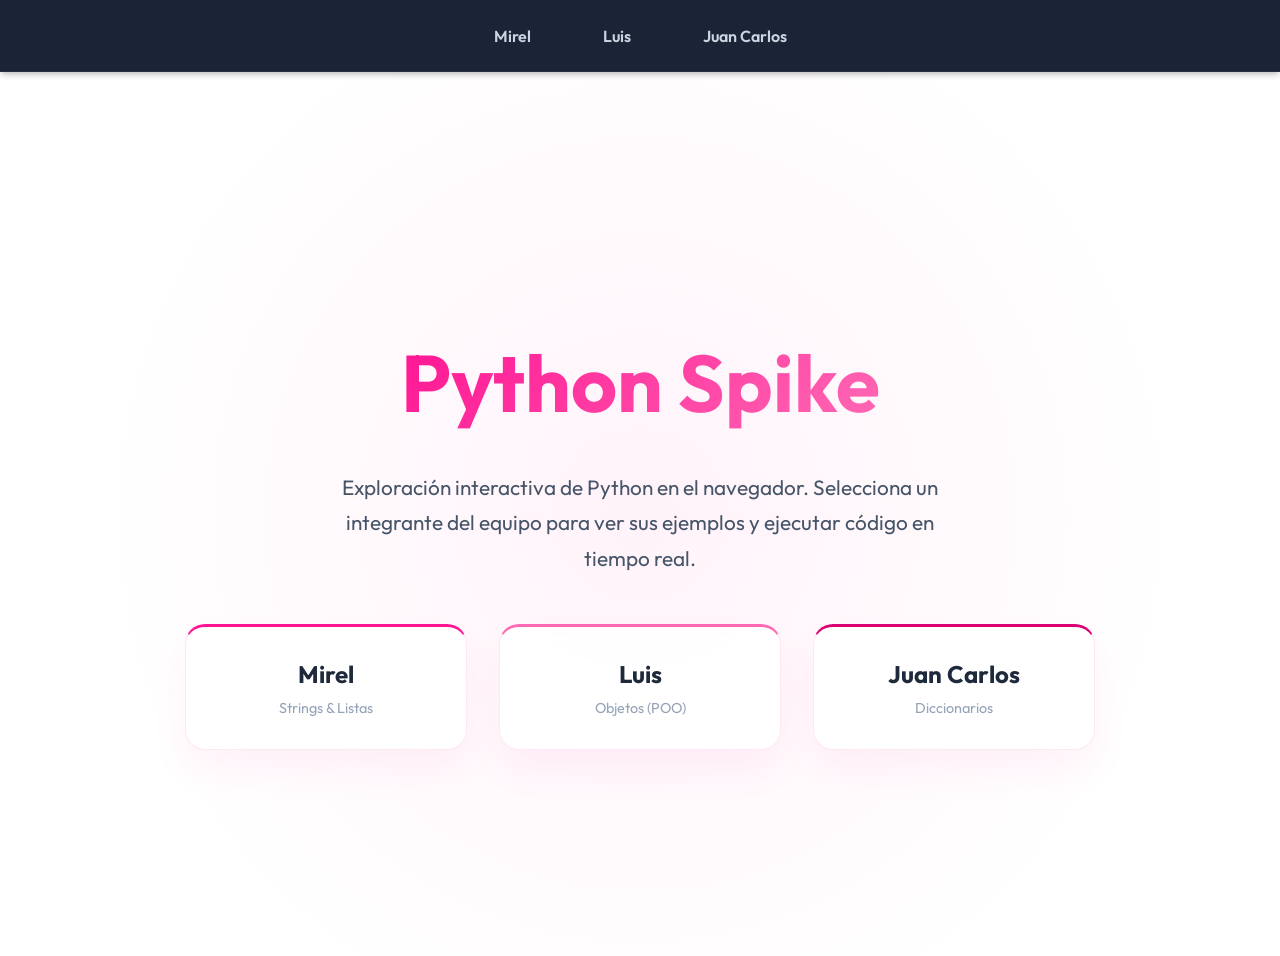
<file: index.html>
<!DOCTYPE html>
<html lang="es">
<head>
    <meta charset="UTF-8">
    <meta name="viewport" content="width=device-width, initial-scale=1.0">
    <title>Python Spike - Equipo D</title>
    <link rel="preconnect" href="https://fonts.googleapis.com">
    <link rel="preconnect" href="https://fonts.gstatic.com" crossorigin>
    <link href="https://fonts.googleapis.com/css2?family=Outfit:wght@300;400;600;700&display=swap" rel="stylesheet">
    <link rel="stylesheet" href="Navbar/index.css">
    <style>
        body, .nav-button {
            font-family: 'Outfit', sans-serif !important;
        }
        .hero {
            display: flex;
            flex-direction: column;
            align-items: center;
            justify-content: center;
            min-height: calc(100vh - 80px);
            background: radial-gradient(circle at center, rgba(255, 20, 147, 0.05) 0%, transparent 70%);
            text-align: center;
            padding: 2rem;
            background-color: #ffffff;
        }
        .hero h1 {
            font-size: 5rem;
            margin-bottom: 1rem;
            background: linear-gradient(135deg, #ff1493, #ff69b4);
            -webkit-background-clip: text;
            background-clip: text;
            -webkit-text-fill-color: transparent;
            animation: fadeInDown 1s ease-out;
        }
        .hero p {
            font-size: 1.3rem;
            color: #475569;
            max-width: 600px;
            line-height: 1.7;
            margin-bottom: 3rem;
            animation: fadeInUp 1s ease-out 0.3s both;
        }
        .cards-grid {
            display: flex;
            gap: 2rem;
            flex-wrap: wrap;
            justify-content: center;
            animation: fadeIn 1s ease-out 0.6s both;
        }
        .member-card {
            background: rgba(255, 255, 255, 0.9);
            border: 1px solid rgba(255, 20, 147, 0.1);
            border-radius: 20px;
            padding: 2rem 2.5rem;
            backdrop-filter: blur(10px);
            box-shadow: 0 20px 40px rgba(255, 20, 147, 0.05);
            text-decoration: none;
            color: #1e293b;
            min-width: 200px;
            transition: transform 0.3s ease, box-shadow 0.3s ease, border-color 0.3s ease;
        }
        .member-card:hover {
            transform: translateY(-8px);
            box-shadow: 0 30px 60px rgba(255, 20, 147, 0.15);
            border-color: rgba(255, 20, 147, 0.3);
        }
        .member-card .emoji {
            font-size: 3rem;
            display: block;
            margin-bottom: 1rem;
        }
        .member-card h2 {
            font-size: 1.5rem;
            margin: 0 0 0.5rem 0;
        }
        .member-card span.topic {
            font-size: 0.9rem;
            color: #94a3b8;
        }
        .card-mirel  { border-top: 3px solid #ff1493; }
        .card-mirel:hover  { box-shadow: 0 30px 60px rgba(255, 20, 147, 0.2); }
        .card-luis   { border-top: 3px solid #ff69b4; }
        .card-luis:hover   { box-shadow: 0 30px 60px rgba(255, 105, 180, 0.2); }
        .card-juan   { border-top: 3px solid #db0073; }
        .card-juan:hover   { box-shadow: 0 30px 60px rgba(219, 0, 115, 0.2); }

        @keyframes fadeInDown {
            from { opacity: 0; transform: translateY(-30px); }
            to   { opacity: 1; transform: translateY(0); }
        }
        @keyframes fadeInUp {
            from { opacity: 0; transform: translateY(30px); }
            to   { opacity: 1; transform: translateY(0); }
        }
        @keyframes fadeIn {
            from { opacity: 0; transform: scale(0.95); }
            to   { opacity: 1; transform: scale(1); }
        }
    </style>
</head>
<body>
    <nav class="navbar">
        <div class="nav-buttons">
            <a class="nav-button" href="MirelPY/index.html">Mirel</a>
            <a class="nav-button" href="LuisPY/index.html">Luis</a>
            <a class="nav-button" href="JuanCarlosPY/index.html">Juan Carlos</a>
        </div>
    </nav>

    <div class="hero">
        <h1>Python Spike</h1>
        <p>Exploración interactiva de Python en el navegador. Selecciona un integrante del equipo para ver sus ejemplos y ejecutar código en tiempo real.</p>

        <div class="cards-grid">
            <a class="member-card card-mirel" href="MirelPY/index.html">
                <h2>Mirel</h2>
                <span class="topic">Strings &amp; Listas</span>
            </a>
            <a class="member-card card-luis" href="LuisPY/index.html">
                <h2>Luis</h2>
                <span class="topic">Objetos (POO)</span>
            </a>
            <a class="member-card card-juan" href="JuanCarlosPY/index.html">
                <h2>Juan Carlos</h2>
                <span class="topic">Diccionarios</span>
            </a>
        </div>
    </div>
</body>
</html>
</file>
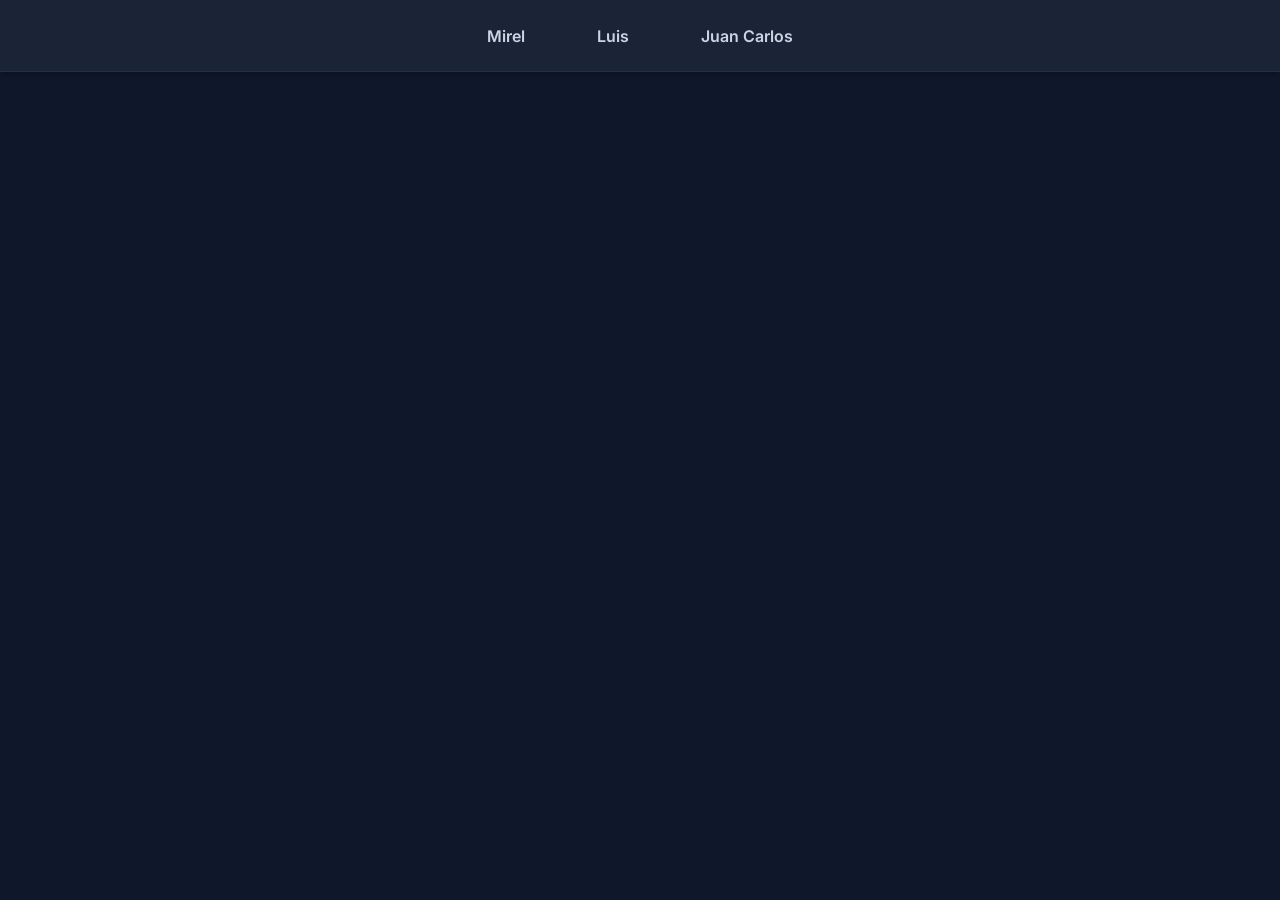
<file: Navbar/index.html>
<!DOCTYPE html>
<html lang="es">
<head>
    <meta charset="UTF-8">
    <meta name="viewport" content="width=device-width, initial-scale=1.0">
    <title>Equipo D</title>
    <link rel="stylesheet" href="index.css">
</head>
<body>
    <nav class="navbar">
        <div class="nav-buttons">
            <a class="nav-button" href="../MirelPY/index.html">Mirel</a>
            <a class="nav-button" href="../LuisPY/index.html">Luis</a>
            <a class="nav-button" href="../JuanCarlosPY/index.html">Juan Carlos</a>
        </div>
    </nav>
</body>
</html>
</file>
<file: Navbar/index.css>
@import url('https://fonts.googleapis.com/css2?family=Inter:wght@400;600&display=swap');

body {
    margin: 0;
    padding: 0;
    font-family: 'Inter', sans-serif;
    background-color: #0f172a; /* Modo oscuro moderno (Slate 900) */
    color: #f8fafc;
    min-height: 100vh;
}

/* Contenedor del nav */
.navbar {
    display: flex;
    justify-content: center; /* Centra el contenido (los botones) horizontalmente */
    align-items: center;
    background-color: rgba(30, 41, 59, 0.8); /* Slate 800 con transparencia */
    backdrop-filter: blur(12px); /* Efecto Glassmorphism */
    -webkit-backdrop-filter: blur(12px);
    padding: 1rem 2rem;
    box-shadow: 0 4px 6px -1px rgba(0, 0, 0, 0.2), 0 2px 4px -2px rgba(0, 0, 0, 0.1);
    position: sticky;
    top: 0;
    z-index: 100;
    border-bottom: 1px solid rgba(255, 255, 255, 0.05);
}

/* Espaciado entre botones */
.nav-buttons {
    display: flex;
    gap: 1.5rem; 
}

/* Estilo premium de los botones */
.nav-button {
    background: transparent;
    border: none;
    color: #cbd5e1; /* Slate 300 */
    font-size: 1rem;
    font-weight: 600;
    font-family: 'Inter', sans-serif;
    padding: 0.6rem 1.5rem;
    border-radius: 9999px; /* Bordes completamente redondeados */
    cursor: pointer;
    transition: all 0.3s cubic-bezier(0.4, 0, 0.2, 1);
    position: relative;
    overflow: hidden;
    text-decoration: none;
    display: inline-block;
}

/* Animaciones al interactuar (hover) */
.nav-button:hover {
    color: #ffffff;
    background-color: rgba(255, 255, 255, 0.08); /* Fondo sutil al pasar el ratón */
    transform: translateY(-2px); /* Pequeña elevación */
    box-shadow: 0 4px 12px rgba(0, 0, 0, 0.15);
}

.nav-button:active {
    transform: translateY(0);
}

/* Efecto de línea inferior brillante (micro-animación) */
.nav-button::after {
    content: '';
    position: absolute;
    bottom: 0;
    left: 50%;
    transform: translateX(-50%);
    width: 0;
    height: 2px;
    background: linear-gradient(90deg, #3b82f6, #8b5cf6); /* Gradiente azul a violeta */
    transition: width 0.3s ease;
}

.nav-button:hover::after {
    width: 70%;
}

/* Estado activo del botón */
.nav-button.active {
    color: #ffffff;
    background-color: rgba(255, 255, 255, 0.12);
    box-shadow: 0 4px 12px rgba(0, 0, 0, 0.2);
}

.nav-button.active::after {
    width: 70%;
}
</file>
